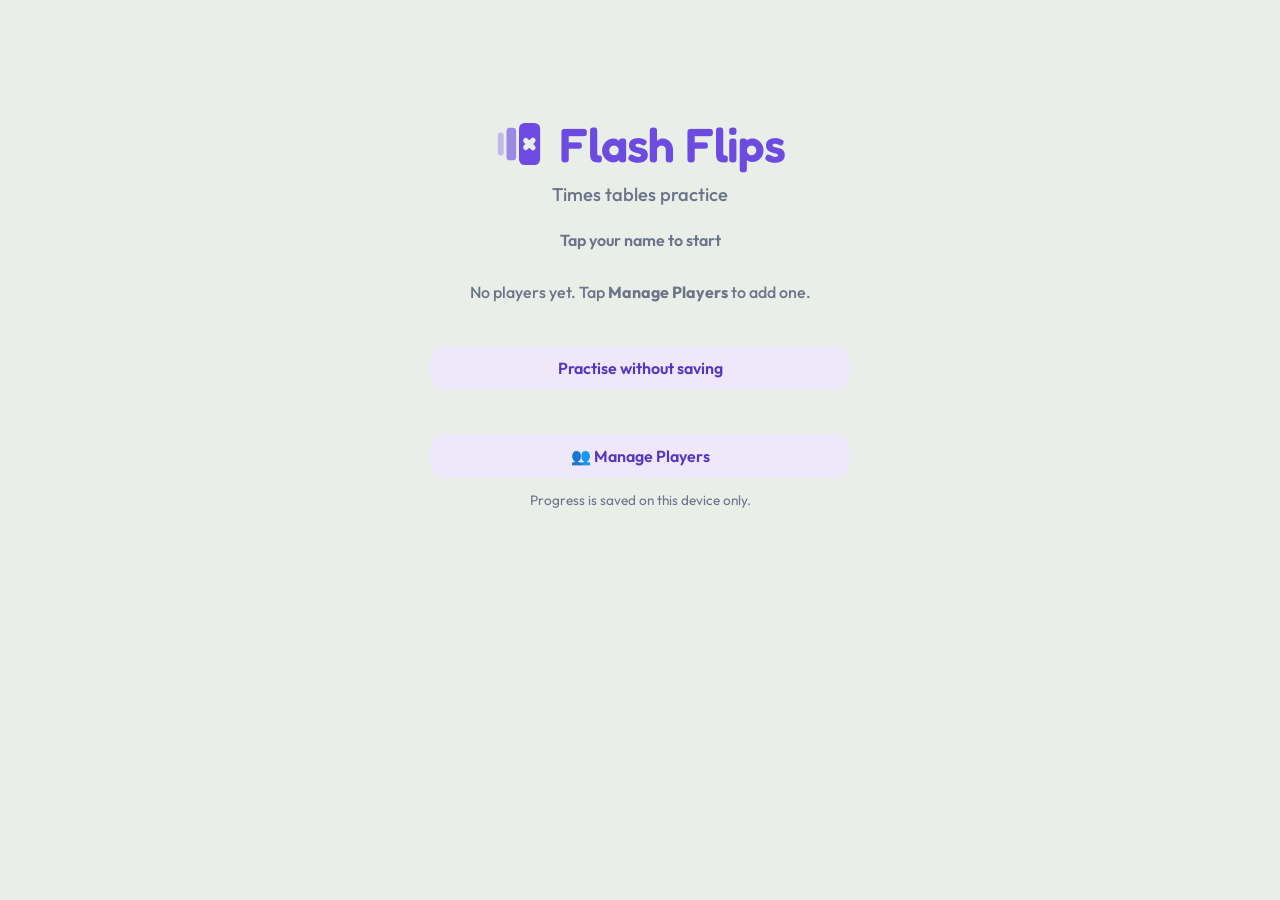
<file: index.html>
<!DOCTYPE html>
<html lang="en">
<head>
  <meta charset="UTF-8" />
  <meta name="viewport" content="width=device-width, initial-scale=1.0, viewport-fit=cover" />
  <meta name="description" content="FlashFlips — times tables practice. Progress saved on this device only." />
  <title>Flash Flips</title>

  <!-- Add to Home Screen / PWA -->
  <link rel="manifest" href="manifest.json" />
  <meta name="theme-color" content="#6D4AE0" />

  <!-- iOS / iPadOS home screen -->
  <link rel="apple-touch-icon" href="apple-touch-icon.png" />
  <meta name="apple-mobile-web-app-capable" content="yes" />
  <meta name="apple-mobile-web-app-status-bar-style" content="default" />
  <meta name="apple-mobile-web-app-title" content="Flash Flips" />

  <!-- Favicon (browser tab). The reduced mark — the full one closes up at 16px. -->
  <link rel="icon" type="image/svg+xml" href="favicon.svg" />
  <link rel="icon" type="image/png" sizes="32x32" href="favicon-32.png" />
  <link rel="icon" type="image/png" sizes="16x16" href="favicon-16.png" />

  <!-- Fredoka for numerals, Outfit for UI. If the network is gone the stack
       falls back to SF Pro Rounded on iPad, which is a close match. -->
  <link rel="preconnect" href="https://fonts.googleapis.com" />
  <link rel="preconnect" href="https://fonts.gstatic.com" crossorigin />
  <link href="https://fonts.googleapis.com/css2?family=Fredoka:wght@500;600;700&family=Outfit:wght@400;500;600;700&display=swap" rel="stylesheet" />

  <!-- Asset version: bump ?v= on every styles.css / app.js change to bust caches. -->
  <link rel="stylesheet" href="styles.css?v=29" />
</head>
<body>
  <div id="app" class="app">
    <div class="bg-gradient" aria-hidden="true"></div>

    <!-- HOME: Who's playing -->
    <section id="screen-home" class="screen active" aria-label="Home">
      <header class="hero">
        <h1 class="title">
          <svg class="ff-mark" viewBox="0 0 100 100" role="img" aria-label="Flash Flips">
            <mask id="ffMarkHome">
              <rect x="50" y="6" width="44" height="88" rx="12" fill="#fff"/>
              <rect x="66" y="34" width="11" height="32" rx="5.5" fill="#000" transform="rotate(45 72 50)"/>
              <rect x="66" y="34" width="11" height="32" rx="5.5" fill="#000" transform="rotate(-45 72 50)"/>
            </mask>
            <rect x="6" y="26" width="12" height="48" rx="5" fill="currentColor" opacity="0.32"/>
            <rect x="24" y="16" width="20" height="68" rx="7" fill="currentColor" opacity="0.62"/>
            <rect width="100" height="100" fill="currentColor" mask="url(#ffMarkHome)"/>
          </svg>
          <span>Flash Flips</span>
        </h1>
        <p class="subtitle">Times tables practice</p>
      </header>
      <p class="players-label">Tap your name to start</p>
      <div id="student-grid" class="student-grid"></div>
      <p id="empty-students" class="empty-hint hidden">No players yet. Tap <strong>Manage Players</strong> to add one.</p>
      <button type="button" id="btn-quick-practise" class="btn btn-secondary btn-quick">Practise without saving</button>
      <footer class="home-footer">
        <button type="button" id="btn-manage-hold" class="btn btn-secondary btn-manage">
          <span class="btn-label"><span aria-hidden="true">👥</span> Manage Players</span>
        </button>
        <p class="privacy-note">Progress is saved on this device only.</p>
      </footer>
    </section>

    <!-- MENU -->
    <section id="screen-menu" class="screen" aria-label="Menu" hidden>
      <header class="bar">
        <button type="button" id="btn-home" class="btn btn-pill">← Home</button>
        <div class="bar-center">
          <button type="button" id="menu-playing-as" class="playing-as"></button>
        </div>
      </header>
      <main class="menu-main panel">
        <div class="menu-head">
          <h2 class="section-label">Choose your times table</h2>
          <p id="menu-mastered" class="menu-mastered hidden"></p>
        </div>
        <label class="toggle-row">
          <input type="checkbox" id="mix-tables" />
          <span id="mix-label">Mix all tables together 🎲</span>
        </label>
        <p id="assigned-hint" class="assigned-hint hidden">Pick any times table to practise.</p>

        <!-- Only ever one table at a time: see tableDueForCheck in app.js. -->
        <div id="menu-due" class="menu-due hidden">
          <svg viewBox="0 0 24 24" aria-hidden="true"><path d="M21 12a9 9 0 1 1-2.6-6.4"></path><polyline points="21 3 21 9 15 9"></polyline></svg>
          <span id="menu-due-text"></span>
        </div>

        <div id="table-grid" class="table-grid"></div>

        <!-- Challenge tables (13–20) stay hidden until the toggle is on. -->
        <div id="challenge-group" class="challenge-group hidden">
          <h3 class="section-label section-label-challenge">🔥 Challenge tables</h3>
          <div id="challenge-grid" class="table-grid"></div>
        </div>

        <div id="menu-key" class="wall-key hidden">
          <span><i class="key-swatch key-mastered"></i> Mastered</span>
          <span><i class="key-swatch key-practising"></i> Practising</span>
          <span><i class="key-swatch key-none"></i> Not started</span>
        </div>

        <label class="toggle-row toggle-challenge">
          <input type="checkbox" id="challenge-toggle" />
          <span>Challenge mode — tables up to 20×</span>
        </label>

        <button type="button" id="btn-start" class="btn btn-primary btn-large">Start Practice!</button>
        <button type="button" id="btn-wall" class="btn btn-secondary btn-wall hidden">★ My tables — times and progress</button>
        <button type="button" id="btn-mix-mastered" class="btn btn-mix hidden">
          <svg class="mix-lock" viewBox="0 0 24 24" fill="none" stroke="currentColor" stroke-width="2" stroke-linecap="round" stroke-linejoin="round" aria-hidden="true"><rect x="4" y="11" width="16" height="10" rx="2"></rect><path d="M8 11V7a4 4 0 0 1 8 0v4"></path></svg>
          <span id="mix-mastered-label">★ Mix my mastered tables</span>
        </button>
      </main>
    </section>

    <!-- GAME -->
    <section id="screen-game" class="screen screen-game" aria-label="Game" hidden>
      <header class="bar game-bar">
        <button type="button" id="btn-menu" class="btn btn-pill">← Menu</button>
        <div class="bar-center">
          <span id="challenge-chip" class="challenge-chip hidden">Challenge</span>
          <span id="game-table-label" class="game-table-label"></span>
        </div>
        <span id="streak-pill" class="streak-pill">
          <svg viewBox="0 0 24 24" aria-hidden="true"><path d="M12 2c.6 3.5-1.6 5-3 6.5C7.3 10.3 6 12 6 14.5A6 6 0 0018 15c0-3.5-2.2-5.4-3.6-7.2C13 6 12.4 4 12 2z"/></svg>
          <b id="streak-count">0</b> <span class="streak-word">in a row</span>
        </span>
      </header>

      <!-- One pip per card in this round: filled as they are answered. -->
      <div id="rail" class="rail" aria-hidden="true"></div>
      <p id="cards-left" class="cards-left"></p>

      <div class="deck-area">
        <div id="flash-card" class="flash-card" data-state="question">
          <div class="card-inner">
            <div class="card-face card-front">
              <span id="card-question" class="card-question"></span>
              <span class="card-equals">=</span>
              <span id="card-typed" class="card-typed is-empty"></span>
            </div>
            <div class="card-face card-back">
              <span id="card-answer" class="card-answer"></span>
            </div>
          </div>
        </div>

        <!-- Two nested layers: the outer carries the sideways move, the inner
             the drop and the tip. Their easings differ, which is what bends
             the path into an arc. -->
        <div id="flying-card" class="flying hidden" aria-hidden="true">
          <div class="flying-y">
            <div class="flying-face">
              <span id="flying-answer"></span>
            </div>
          </div>
        </div>
      </div>

      <div class="play-row">
        <div class="pile pile-correct" id="pile-correct" aria-label="Correct pile">
          <div class="pile-stack" id="stack-correct"></div>
          <span class="pile-label">
            <svg viewBox="0 0 24 24" aria-hidden="true"><path d="M20 6L9 17l-5-5"/></svg>
            <span id="pile-correct-count">0</span> correct
          </span>
        </div>

        <div id="numpad" class="numpad"></div>

        <div class="pile pile-incorrect" id="pile-incorrect" aria-label="Incorrect pile">
          <div class="pile-stack" id="stack-incorrect"></div>
          <span class="pile-label">
            <svg viewBox="0 0 24 24" aria-hidden="true"><path d="M18 6L6 18M6 6l12 12"/></svg>
            <span id="pile-incorrect-count">0</span> to redo
          </span>
        </div>
      </div>
    </section>

    <!-- SUMMARY -->
    <section id="screen-summary" class="screen" aria-label="Summary" hidden>
      <main class="summary-main panel">
        <div class="summary-brand">
          <svg class="ff-mark" viewBox="0 0 100 100" role="img" aria-label="Flash Flips">
            <mask id="ffMark">
              <rect x="50" y="6" width="44" height="88" rx="12" fill="#fff"/>
              <rect x="66" y="34" width="11" height="32" rx="5.5" fill="#000" transform="rotate(45 72 50)"/>
              <rect x="66" y="34" width="11" height="32" rx="5.5" fill="#000" transform="rotate(-45 72 50)"/>
            </mask>
            <rect x="6" y="26" width="12" height="48" rx="5" fill="currentColor" opacity="0.32"/>
            <rect x="24" y="16" width="20" height="68" rx="7" fill="currentColor" opacity="0.62"/>
            <rect width="100" height="100" fill="currentColor" mask="url(#ffMark)"/>
          </svg>
          <span class="summary-wordmark">Flash Flips</span>
        </div>
        <h2 class="summary-title">Round complete!</h2>
        <p id="summary-stars" class="summary-stars"></p>
        <p id="summary-accuracy" class="summary-stat"></p>
        <p id="summary-rounds" class="summary-stat"></p>
        <p id="summary-time" class="summary-stat hidden"></p>
        <p id="summary-mastered" class="summary-mastered hidden"></p>
        <p id="summary-message" class="summary-message"></p>
        <div class="summary-actions">
          <button type="button" id="btn-play-again" class="btn btn-primary">Play again</button>
          <button type="button" id="btn-summary-menu" class="btn btn-secondary">Change table</button>
          <button type="button" id="btn-summary-wall" class="btn btn-secondary hidden">★ My tables</button>
        </div>
      </main>
    </section>

    <!-- CELEBRATION LAYER -->
    <div id="celebration" class="celebration hidden" aria-hidden="true">
      <canvas id="celebration-canvas"></canvas>
    </div>

    <!-- MASTERY WALL -->
    <dialog id="dialog-wall" class="dialog dialog-large">
      <h2 id="wall-title">My tables</h2>
      <div class="dialog-scroll">
        <p id="wall-summary" class="wall-summary"></p>

        <div id="wall-core" class="wall-grid"></div>

        <div id="wall-challenge-group" class="hidden">
          <h3 class="section-label section-label-challenge">🔥 Challenge tables</h3>
          <div id="wall-challenge" class="wall-grid"></div>
        </div>

        <div class="wall-key">
          <span><i class="key-swatch key-mastered"></i> Mastered</span>
          <span><i class="key-swatch key-practising"></i> Practising</span>
          <span><i class="key-swatch key-none"></i> Not started</span>
        </div>

        <!-- Bars comparing the tables. Height is % of cards correct AND inside
             their own allowance, so longer answers aren't penalised. -->
        <div id="wall-bars-group" class="wall-bars-group hidden">
          <h3 class="wall-bars-title">How quick are you on each table?</h3>
          <p class="wall-bars-sub">Cards you got right <em>and</em> answered quickly.</p>
          <div id="wall-bars" class="wall-bars"></div>
          <p id="wall-bars-note" class="wall-bars-note"></p>
        </div>

        <!-- Each gold table on its own versus the same facts in a mixed deck.
             Paired on the facts themselves, so it isn't measuring which cards
             the deck happened to deal. -->
        <div id="wall-mix-group" class="wall-mix-group hidden">
          <h3 class="wall-bars-title">How your gold tables hold up in a mixed deck</h3>
          <p class="wall-bars-sub">The same cards, two ways round.</p>
          <div class="mix-key">
            <span><i class="mix-dot mix-dot-solo"></i> A round of just that table</span>
            <span><i class="mix-dot mix-dot-mixed"></i> The same cards in a mixed deck</span>
          </div>
          <div id="wall-mix" class="wall-mix"></div>
          <p id="wall-mix-note" class="wall-mix-note"></p>
        </div>

        <div id="wall-detail" class="wall-detail hidden">
          <h3 id="wall-detail-title"></h3>
          <p id="wall-detail-status" class="wall-detail-status"></p>
          <div id="wall-graph" class="wall-graph"></div>

          <!-- Per-card breakdown, held back until three rounds exist. -->
          <div id="wall-facts" class="wall-facts hidden">
            <div class="fact-box fact-quick">
              <h4>You just know these</h4>
              <ul id="wall-facts-quick"></ul>
            </div>
            <div class="fact-box fact-slow">
              <h4>You work these out</h4>
              <ul id="wall-facts-slow"></ul>
            </div>
          </div>
        </div>
      </div>

      <div class="dialog-actions">
        <button type="button" class="btn btn-primary" data-close="dialog-wall">Done</button>
      </div>
    </dialog>

    <!-- TEACHER GATE -->
    <dialog id="dialog-gate" class="dialog">
      <h2>Teacher area</h2>
      <p id="gate-help" class="dialog-help"></p>
      <div id="gate-pin-wrap" class="hidden">
        <input type="password" id="gate-pin" inputmode="numeric" maxlength="6" placeholder="PIN" autocomplete="off" />
      </div>
      <div class="dialog-actions">
        <button type="button" class="btn btn-secondary" data-close="dialog-gate">Close</button>
        <button type="button" id="btn-gate-continue" class="btn btn-primary">Continue</button>
      </div>
      <button type="button" id="btn-gate-settings" class="btn-link">Teacher settings</button>
    </dialog>

    <!-- TEACHER SETTINGS -->
    <dialog id="dialog-settings" class="dialog">
      <h2>Teacher settings</h2>
      <p class="dialog-help">Optional PIN (off by default)</p>
      <label class="toggle-row">
        <input type="checkbox" id="pin-enabled" />
        <span>Require PIN for Manage Players</span>
      </label>
      <div id="pin-set-wrap" class="hidden">
        <input type="password" id="pin-new" inputmode="numeric" maxlength="6" placeholder="New PIN (4–6 digits)" />
        <input type="password" id="pin-confirm" inputmode="numeric" maxlength="6" placeholder="Confirm PIN" />
        <button type="button" id="btn-set-pin" class="btn btn-primary">Set PIN</button>
        <button type="button" id="btn-clear-pin" class="btn btn-danger-text">Disable PIN</button>
      </div>
      <button type="button" class="btn btn-secondary" data-close="dialog-settings">Done</button>
    </dialog>

    <!-- MANAGE PLAYERS -->
    <dialog id="dialog-manage" class="dialog dialog-large">
      <h2>Manage Players</h2>
      <div class="tabs">
        <button type="button" class="tab active" data-tab="students">Players</button>
        <button type="button" class="tab" data-tab="assignments">Tables</button>
      </div>
      <div class="dialog-scroll">
      <div id="tab-students" class="tab-panel">
        <ul id="manage-list" class="manage-list"></ul>
        <button type="button" id="btn-add-one" class="btn btn-secondary">Add player</button>
        <label class="bulk-label">Bulk add (paste names, one per line)</label>
        <textarea id="bulk-names" rows="4" placeholder="Amy&#10;Ben&#10;Chloe"></textarea>
        <button type="button" id="btn-bulk-add" class="btn btn-secondary">Add from list</button>
      </div>
      <div id="tab-assignments" class="tab-panel hidden">
        <ul id="assign-list" class="manage-list"></ul>
      </div>
      </div>
      <div class="dialog-actions">
        <button type="button" id="btn-export-csv" class="btn btn-secondary">Export sessions</button>
        <button type="button" id="btn-export-attempts" class="btn btn-secondary">Export card times</button>
        <button type="button" class="btn btn-primary" data-close="dialog-manage">Done</button>
      </div>
    </dialog>

    <!-- ADD / ASSIGN MODALS -->
    <dialog id="dialog-add-student" class="dialog">
      <h2>Add player</h2>
      <input type="text" id="new-student-name" placeholder="Player name" />
      <div class="dialog-actions">
        <button type="button" class="btn btn-secondary" data-close="dialog-add-student">Cancel</button>
        <button type="button" id="btn-save-student" class="btn btn-primary">Add</button>
      </div>
    </dialog>

    <dialog id="dialog-assign" class="dialog">
      <h2 id="assign-title">Assigned practice</h2>
      <label class="toggle-row">
        <input type="checkbox" id="assign-mix" />
        <span>Mix all tables together 🎲</span>
      </label>
      <div id="assign-tables-wrap">
        <p class="dialog-help">Select one table</p>
        <div id="assign-table-grid" class="table-grid compact"></div>
      </div>
      <div class="dialog-actions">
        <button type="button" class="btn btn-secondary" data-close="dialog-assign">Cancel</button>
        <button type="button" id="btn-save-assign" class="btn btn-primary">Save</button>
      </div>
    </dialog>
  </div>

  <script src="app.js?v=29"></script>
</body>
</html>
</file>
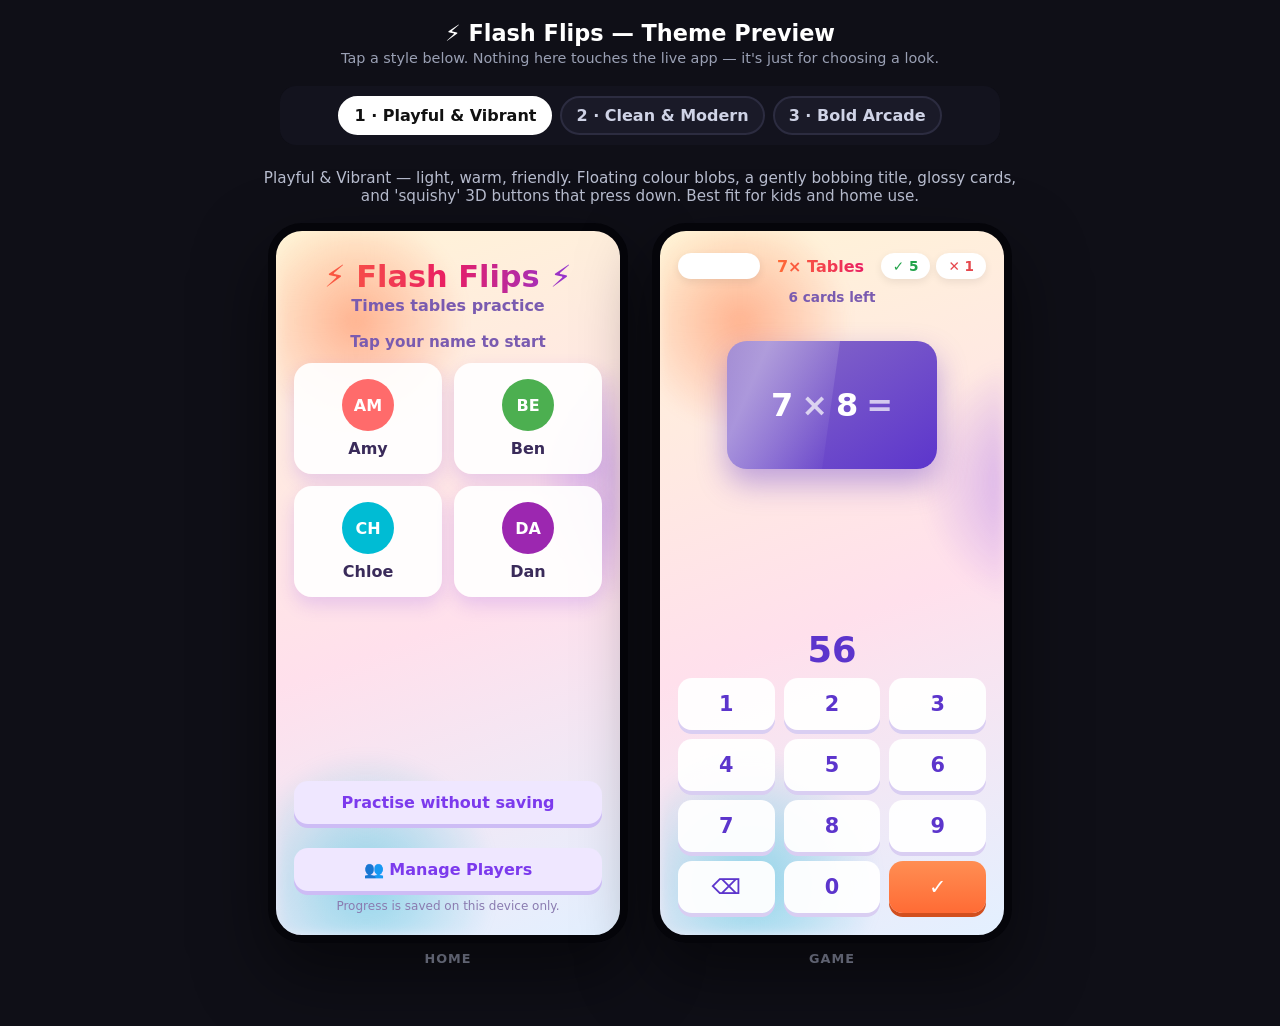
<file: theme-preview.html>
<!DOCTYPE html>
<html lang="en">
<head>
<meta charset="UTF-8" />
<meta name="viewport" content="width=device-width, initial-scale=1.0" />
<title>Flash Flips — Theme Preview</title>
<style>
  * , *::before, *::after { box-sizing: border-box; }
  html, body { margin: 0; }
  body {
    font-family: ui-rounded, "SF Pro Rounded", system-ui, -apple-system, sans-serif;
    background: #0f0f17;
    color: #fff;
    padding: 20px 12px 60px;
  }

  .page-title { text-align: center; font-weight: 900; font-size: 1.4rem; margin: 0 0 4px; }
  .page-sub { text-align: center; color: #9aa0b4; margin: 0 0 20px; font-size: 0.9rem; }

  .switcher {
    display: flex; gap: 8px; justify-content: center; flex-wrap: wrap;
    position: sticky; top: 0; z-index: 20;
    padding: 10px; margin: 0 auto 24px; max-width: 720px;
    background: rgba(20,20,32,0.85); backdrop-filter: blur(8px);
    border-radius: 16px;
  }
  .switcher button {
    font: inherit; font-weight: 800; cursor: pointer;
    border: 2px solid #2c2c40; background: #1a1a28; color: #cfd3e6;
    padding: 8px 14px; border-radius: 999px; transition: all .15s;
  }
  .switcher button.active { background: #fff; color: #111; border-color: #fff; }

  .theme-note {
    max-width: 760px; margin: 0 auto 18px; text-align: center;
    color: #b9bed0; font-size: 0.95rem; min-height: 1.4em;
  }

  .stage {
    display: flex; gap: 24px; justify-content: center; flex-wrap: wrap;
    max-width: 900px; margin: 0 auto;
  }

  /* A phone-ish frame that hosts each mock screen */
  .frame {
    width: 360px; max-width: 92vw; height: 720px; max-height: 82vh;
    border-radius: 34px; overflow: hidden; position: relative;
    box-shadow: 0 30px 70px rgba(0,0,0,0.5);
    border: 8px solid #05050a;
  }
  .frame-label {
    text-align: center; color: #8b90a6; font-size: 0.8rem; font-weight: 700;
    margin: 8px 0 0; text-transform: uppercase; letter-spacing: 0.08em;
  }
  .screen {
    position: absolute; inset: 0; display: flex; flex-direction: column;
    padding: 22px 18px; overflow: hidden;
  }

  /* ---------- shared skeleton (themes override the visuals) ---------- */
  .t-title { font-size: 1.9rem; font-weight: 900; text-align: center; margin: 6px 0 2px; }
  .t-sub { text-align: center; font-weight: 600; margin: 0 0 18px; }
  .players-label { text-align: center; font-weight: 700; margin: 0 0 12px; font-size: 0.95rem; }
  .grid { display: grid; grid-template-columns: 1fr 1fr; gap: 12px; }
  .tile { border-radius: 18px; padding: 16px 10px; text-align: center; cursor: pointer; }
  .avatar { width: 52px; height: 52px; border-radius: 50%; margin: 0 auto 8px;
            display: flex; align-items: center; justify-content: center; font-weight: 900; color:#fff; }
  .tile-name { font-weight: 800; }
  .btn { font: inherit; font-weight: 800; border: none; cursor: pointer; width: 100%;
         padding: 15px; border-radius: 16px; font-size: 1.1rem; }
  .btn-2nd { font: inherit; font-weight: 800; border: none; cursor: pointer; width: 100%;
             padding: 12px; border-radius: 14px; font-size: 1rem; }
  .spacer { flex: 1; }
  .foot { text-align: center; margin-top: 14px; }
  .foot small { display:block; margin-top: 8px; font-size: 0.75rem; }

  /* game skeleton */
  .g-bar { display: flex; align-items: center; justify-content: space-between; margin-bottom: 6px; }
  .g-pill { padding: 5px 12px; border-radius: 999px; font-weight: 800; font-size: 0.85rem; }
  .g-table { font-weight: 900; }
  .g-scores { display: flex; gap: 6px; }
  .g-left { text-align: center; font-weight: 700; font-size: 0.85rem; margin: 4px 0 10px; }
  .card {
    width: 210px; height: 128px; border-radius: 20px; margin: 6px auto 0;
    display: flex; align-items: center; justify-content: center; gap: 8px;
    font-weight: 900; font-size: 2rem; color: #fff;
  }
  .typed { text-align: center; font-size: 2.2rem; font-weight: 900; margin: 14px 0 8px; }
  .pad { display: grid; grid-template-columns: repeat(3,1fr); gap: 9px; }
  .pad button { font: inherit; font-weight: 800; border: none; cursor: pointer;
                padding: 14px 0; border-radius: 14px; font-size: 1.3rem; }

  /* =========================================================
     THEME 1 — PLAYFUL & VIBRANT
     ========================================================= */
  [data-theme="playful"] .frame { background: linear-gradient(160deg,#fff4d6 0%,#ffe0ec 55%,#e3f0ff 100%); }
  [data-theme="playful"] .screen::before {
    content:""; position:absolute; inset:0; z-index:0;
    background:
      radial-gradient(closest-side, rgba(255,107,53,.45), transparent) -30px -20px/220px 220px no-repeat,
      radial-gradient(closest-side, rgba(124,58,237,.40), transparent) 260px 120px/260px 260px no-repeat,
      radial-gradient(closest-side, rgba(6,182,212,.40), transparent) -40px 520px/260px 260px no-repeat;
    filter: blur(6px); animation: floaty 9s ease-in-out infinite alternate;
  }
  @keyframes floaty { to { transform: translateY(-14px) scale(1.05); } }
  [data-theme="playful"] .screen > * { position: relative; z-index: 1; }
  [data-theme="playful"] .t-title {
    background: linear-gradient(90deg,#ff6b35,#e91e63,#7c3aed);
    -webkit-background-clip: text; background-clip: text; color: transparent;
    animation: bob 2.2s ease-in-out infinite;
  }
  @keyframes bob { 50% { transform: translateY(-5px); } }
  [data-theme="playful"] .t-sub, [data-theme="playful"] .players-label { color:#7a5bb0; }
  [data-theme="playful"] .tile { background: rgba(255,255,255,.92); box-shadow: 0 8px 18px rgba(124,58,237,.18); transition: transform .12s; }
  [data-theme="playful"] .tile:hover { transform: translateY(-3px); }
  [data-theme="playful"] .tile-name { color:#3a2b5a; }
  /* squishy 3D buttons */
  [data-theme="playful"] .btn {
    background: linear-gradient(180deg,#ff8e53,#ff6b35); color:#fff;
    box-shadow: 0 6px 0 #d24f1e, 0 12px 22px rgba(255,107,53,.4); transition: all .08s;
  }
  [data-theme="playful"] .btn:active { transform: translateY(4px); box-shadow: 0 2px 0 #d24f1e, 0 6px 12px rgba(255,107,53,.4); }
  [data-theme="playful"] .btn-2nd { background:#efe7ff; color:#7c3aed; box-shadow: 0 4px 0 #cdbcf5; }
  [data-theme="playful"] .foot small { color:#8a7bb0; }
  [data-theme="playful"] .g-title-txt, [data-theme="playful"] .g-table {
    background: linear-gradient(90deg,#ff6b35,#e91e63); -webkit-background-clip:text; background-clip:text; color:transparent; }
  [data-theme="playful"] .g-pill { background:#fff; box-shadow:0 3px 8px rgba(0,0,0,.08); }
  [data-theme="playful"] .g-pill.ok { color:#22a34a; } [data-theme="playful"] .g-pill.no { color:#e5484d; }
  [data-theme="playful"] .g-left { color:#7a5bb0; }
  [data-theme="playful"] .card {
    background: linear-gradient(145deg,#8b6fc7,#5c35cc); box-shadow: 0 14px 30px rgba(92,53,204,.4);
    position: relative; overflow: hidden;
  }
  [data-theme="playful"] .card::after { content:""; position:absolute; top:-40%; left:-30%; width:80%; height:160%;
    background: linear-gradient(105deg, transparent, rgba(255,255,255,.35), transparent); transform: rotate(8deg); }
  [data-theme="playful"] .typed { color:#5c35cc; }
  [data-theme="playful"] .pad button { background: rgba(255,255,255,.95); color:#5c35cc; box-shadow: 0 4px 0 #d9cef2; }
  [data-theme="playful"] .pad button.sub { background: linear-gradient(180deg,#ff8e53,#ff6b35); color:#fff; box-shadow: 0 4px 0 #d24f1e; }

  /* =========================================================
     THEME 2 — CLEAN & MODERN (frosted glass)
     ========================================================= */
  [data-theme="modern"] .frame { background: linear-gradient(160deg,#eef1fb 0%,#f7f3fb 50%,#eafaf7 100%); }
  [data-theme="modern"] .screen { padding: 26px 20px; }
  [data-theme="modern"] .t-title { color:#1f2540; letter-spacing:-0.02em; font-size: 1.75rem; }
  [data-theme="modern"] .t-sub, [data-theme="modern"] .players-label { color:#77809c; font-weight: 600; }
  [data-theme="modern"] .tile {
    background: rgba(255,255,255,.6); backdrop-filter: blur(14px);
    border: 1px solid rgba(255,255,255,.8); box-shadow: 0 10px 30px rgba(40,50,90,.10);
  }
  [data-theme="modern"] .tile-name { color:#2b3252; font-weight: 700; }
  [data-theme="modern"] .avatar { box-shadow: 0 4px 12px rgba(0,0,0,.15); }
  [data-theme="modern"] .btn { background:#4f46e5; color:#fff; box-shadow: 0 10px 24px rgba(79,70,229,.32); border-radius: 14px; }
  [data-theme="modern"] .btn:active { transform: scale(.98); }
  [data-theme="modern"] .btn-2nd { background: rgba(255,255,255,.7); backdrop-filter: blur(10px);
    border: 1px solid rgba(255,255,255,.9); color:#4f46e5; }
  [data-theme="modern"] .foot small { color:#9aa1ba; }
  [data-theme="modern"] .g-table, [data-theme="modern"] .g-title-txt { color:#1f2540; }
  [data-theme="modern"] .g-pill { background: rgba(255,255,255,.7); backdrop-filter: blur(8px); border:1px solid rgba(255,255,255,.9); }
  [data-theme="modern"] .g-pill.ok { color:#0ea371; } [data-theme="modern"] .g-pill.no { color:#e5484d; }
  [data-theme="modern"] .g-left { color:#77809c; }
  [data-theme="modern"] .card { background:#fff; color:#1f2540; box-shadow: 0 18px 40px rgba(40,50,90,.14); border: 1px solid #eef0f7; }
  [data-theme="modern"] .card .num { color:#4f46e5; }
  [data-theme="modern"] .typed { color:#4f46e5; }
  [data-theme="modern"] .pad button { background: rgba(255,255,255,.7); backdrop-filter: blur(8px);
    border:1px solid rgba(255,255,255,.9); color:#2b3252; }
  [data-theme="modern"] .pad button.sub { background:#4f46e5; color:#fff; border-color:#4f46e5; }

  /* =========================================================
     THEME 3 — BOLD ARCADE / NEON
     ========================================================= */
  [data-theme="arcade"] .frame { background: radial-gradient(120% 90% at 50% 0%, #1b1145 0%, #0a0a1a 60%, #05050d 100%); }
  [data-theme="arcade"] .screen::before {
    content:""; position:absolute; inset:0;
    background:
      radial-gradient(closest-side, rgba(0,229,255,.22), transparent) -20px 40px/240px 240px no-repeat,
      radial-gradient(closest-side, rgba(255,0,153,.22), transparent) 240px 260px/260px 260px no-repeat,
      radial-gradient(closest-side, rgba(179,255,0,.16), transparent) 40px 560px/240px 240px no-repeat;
  }
  [data-theme="arcade"] .screen > * { position: relative; z-index: 1; }
  [data-theme="arcade"] .t-title {
    color:#fff; text-shadow: 0 0 8px #00e5ff, 0 0 20px #00e5ff, 0 0 40px rgba(0,229,255,.6); letter-spacing: 0.02em;
  }
  [data-theme="arcade"] .t-sub { color:#7ef0ff; }
  [data-theme="arcade"] .players-label { color:#9aa0c9; }
  [data-theme="arcade"] .tile { background: rgba(20,20,45,.7); border: 1.5px solid rgba(0,229,255,.35);
    box-shadow: 0 0 18px rgba(0,229,255,.15) inset, 0 8px 20px rgba(0,0,0,.5); }
  [data-theme="arcade"] .tile-name { color:#e8ebff; }
  [data-theme="arcade"] .btn { background: linear-gradient(180deg,#ff2e97,#ff0099); color:#fff;
    box-shadow: 0 0 14px rgba(255,0,153,.7), 0 0 30px rgba(255,0,153,.4); border: 1.5px solid #ff7bc3; }
  [data-theme="arcade"] .btn:active { transform: scale(.98); }
  [data-theme="arcade"] .btn-2nd { background: transparent; color:#00e5ff; border: 2px solid #00e5ff;
    box-shadow: 0 0 12px rgba(0,229,255,.4); }
  [data-theme="arcade"] .foot small { color:#6b7099; }
  [data-theme="arcade"] .g-table, [data-theme="arcade"] .g-title-txt { color:#fff; text-shadow: 0 0 10px #ff0099; }
  [data-theme="arcade"] .g-pill { background: rgba(20,20,45,.8); border:1px solid rgba(255,255,255,.15); }
  [data-theme="arcade"] .g-pill.ok { color:#b3ff00; } [data-theme="arcade"] .g-pill.no { color:#ff5470; }
  [data-theme="arcade"] .g-left { color:#9aa0c9; }
  [data-theme="arcade"] .card { background: linear-gradient(160deg,#241a5e,#140d33); color:#fff;
    border: 2px solid #7c3aed; box-shadow: 0 0 22px rgba(124,58,237,.7), 0 0 44px rgba(124,58,237,.35); }
  [data-theme="arcade"] .card .num { color:#00e5ff; text-shadow: 0 0 12px #00e5ff; }
  [data-theme="arcade"] .typed { color:#00e5ff; text-shadow: 0 0 12px rgba(0,229,255,.7); }
  [data-theme="arcade"] .pad button { background: rgba(20,20,45,.85); color:#e8ebff; border:1.5px solid rgba(0,229,255,.3); }
  [data-theme="arcade"] .pad button.sub { background: linear-gradient(180deg,#b3ff00,#8bd400); color:#0a0a1a;
    box-shadow: 0 0 14px rgba(179,255,0,.6); border-color:#d8ff7a; }
</style>
</head>
<body>
  <h1 class="page-title">⚡ Flash Flips — Theme Preview</h1>
  <p class="page-sub">Tap a style below. Nothing here touches the live app — it's just for choosing a look.</p>

  <div class="switcher">
    <button data-set="playful" class="active">1 · Playful &amp; Vibrant</button>
    <button data-set="modern">2 · Clean &amp; Modern</button>
    <button data-set="arcade">3 · Bold Arcade</button>
  </div>
  <p class="theme-note" id="note"></p>

  <div class="stage" id="stage" data-theme="playful">
    <!-- HOME MOCK -->
    <div>
      <div class="frame">
        <div class="screen">
          <h2 class="t-title">⚡ Flash Flips ⚡</h2>
          <p class="t-sub">Times tables practice</p>
          <p class="players-label">Tap your name to start</p>
          <div class="grid">
            <div class="tile"><div class="avatar" style="background:#FF6B6B">AM</div><div class="tile-name">Amy</div></div>
            <div class="tile"><div class="avatar" style="background:#4CAF50">BE</div><div class="tile-name">Ben</div></div>
            <div class="tile"><div class="avatar" style="background:#00BCD4">CH</div><div class="tile-name">Chloe</div></div>
            <div class="tile"><div class="avatar" style="background:#9C27B0">DA</div><div class="tile-name">Dan</div></div>
          </div>
          <div class="spacer"></div>
          <button class="btn-2nd">Practise without saving</button>
          <div class="foot">
            <div style="height:10px"></div>
            <button class="btn-2nd">👥 Manage Players</button>
            <small>Progress is saved on this device only.</small>
          </div>
        </div>
      </div>
      <p class="frame-label">Home</p>
    </div>

    <!-- GAME MOCK -->
    <div>
      <div class="frame">
        <div class="screen">
          <div class="g-bar">
            <span class="g-pill g-title-txt">← Menu</span>
            <span class="g-table">7× Tables</span>
            <span class="g-scores"><span class="g-pill ok">✓ 5</span><span class="g-pill no">✕ 1</span></span>
          </div>
          <p class="g-left">6 cards left</p>
          <div class="spacer" style="max-height:20px"></div>
          <div class="card"><span>7</span><span style="opacity:.7">×</span><span>8</span><span style="opacity:.7">=</span></div>
          <div class="spacer"></div>
          <p class="typed">56</p>
          <div class="pad">
            <button>1</button><button>2</button><button>3</button>
            <button>4</button><button>5</button><button>6</button>
            <button>7</button><button>8</button><button>9</button>
            <button>⌫</button><button>0</button><button class="sub">✓</button>
          </div>
        </div>
      </div>
      <p class="frame-label">Game</p>
    </div>
  </div>

<script>
  const notes = {
    playful: "Playful & Vibrant — light, warm, friendly. Floating colour blobs, a gently bobbing title, glossy cards, and 'squishy' 3D buttons that press down. Best fit for kids and home use.",
    modern: "Clean & Modern — calm frosted-glass panels, refined type, lots of whitespace, a single indigo accent. Looks premium and grown-up.",
    arcade: "Bold Arcade — dark background with neon cyan / magenta / lime glow, glowing chunky buttons and cards. Highest energy, most 'video game' feel."
  };
  const stage = document.getElementById('stage');
  const note = document.getElementById('note');
  const setTheme = (t) => {
    stage.dataset.theme = t;
    note.textContent = notes[t];
    document.querySelectorAll('.switcher button').forEach(b =>
      b.classList.toggle('active', b.dataset.set === t));
  };
  document.querySelectorAll('.switcher button').forEach(b =>
    b.addEventListener('click', () => setTheme(b.dataset.set)));
  setTheme('playful');
</script>
</body>
</html>
</file>
<file: styles.css>
/* ============================================================
   FlashFlips
   Core mode: sage ground, violet card.
   Challenge mode (tables 13–20): night ground, teal card — a full
   second palette, not a recolour, because the greens and reds have
   to lift to stay legible on dark.
   ============================================================ */

:root {
  /* Core */
  --ground: #e9eee8;
  --ink: #1d2033;
  --muted: #6b7488;
  --muted-soft: #8d95a6;
  --panel: rgba(255, 255, 255, 0.86);
  --raised: #ffffff;
  --raised-soft: rgba(255, 255, 255, 0.6);
  --sunk: rgba(29, 32, 51, 0.13);
  --key-shadow: rgba(29, 32, 51, 0.14);

  --accent: #6d4ae0;
  --accent-deep: #5535c4;
  --accent-tint: #ede9fb;
  --accent-line: #c9bcf4;

  --correct: #15a34a;
  --correct-deep: #0f7f39;
  --correct-ink: #ffffff;
  --wrong: #dc2626;
  --wrong-deep: #b3211b;
  --wrong-ink: #ffffff;

  --amber-bg: #ffefd8;
  --amber-fg: #8a4e05;
  --amber-icon: #d97706;

  --gold: #eab308;
  --gold-deep: #a16207;
  --amber: #f59e0b;
  --amber-ink: #b45309;

  --card-w: min(470px, 46vw);
  --card-h: calc(var(--card-w) * 0.592);
  --pile-w: calc(var(--card-w) * 0.426);
  --pile-h: calc(var(--pile-w) * 0.63);
  --radius: 16px;

  --display: 'Fredoka', ui-rounded, 'SF Pro Rounded', system-ui, sans-serif;
  --body: 'Outfit', ui-rounded, system-ui, -apple-system, sans-serif;
  font-family: var(--body);
}

/* Challenge mode while a 13–20 table is actually being played. */
body.playing-challenge {
  --ground: #23203c;
  --ink: #efebff;
  --muted: #8d86b4;
  --muted-soft: #6f6796;
  --panel: rgba(50, 45, 82, 0.86);
  --raised: #322d52;
  --raised-soft: #2a2548;
  --sunk: #35305a;
  --key-shadow: #1b1832;

  --accent: #0ea5a0;
  --accent-deep: #0b7d79;
  --accent-tint: #2a2548;
  --accent-line: #35305a;

  --correct: #22c55e;
  --correct-deep: #16803c;
  --correct-ink: #04240f;
  --wrong: #f87171;
  --wrong-deep: #b3211b;
  --wrong-ink: #3b0a08;

  --amber-bg: #3a2f1e;
  --amber-fg: #fcd34d;
  --amber-icon: #fbbf24;
}

*, *::before, *::after { box-sizing: border-box; }
html, body { margin: 0; height: 100%; }
body {
  color: var(--ink);
  background: var(--ground);
  overflow-x: hidden;
  -webkit-tap-highlight-color: transparent;
  transition: background 260ms ease, color 260ms ease;
}

.app { min-height: 100dvh; position: relative; }

.bg-gradient {
  position: fixed;
  inset: 0;
  background: var(--ground);
  transition: background 260ms ease;
  z-index: -1;
}

.screen {
  display: none;
  flex-direction: column;
  min-height: 100dvh;
  padding: 16px;
  padding-top: max(16px, env(safe-area-inset-top));
  padding-bottom: max(16px, env(safe-area-inset-bottom));
  padding-left: max(16px, env(safe-area-inset-left));
  padding-right: max(16px, env(safe-area-inset-right));
}
.screen.active { display: flex; }
.hidden { display: none !important; }

/* ---------- Brand mark ---------- */
.ff-mark { width: 1em; height: 1em; display: block; flex-shrink: 0; }

/* ---------- Home ---------- */
/* The menu panel floats in the middle rather than clinging to the top —
   on a landscape iPad that was a screen and a half of empty ground.   */
/* Bar stays in flow at the top; the panel takes the leftover space and
   floats in the middle of it. On a landscape iPad the old top-anchored
   panel left a screen and a half of empty ground below it. */
#screen-menu { justify-content: flex-start; }
/* Wider than a standard panel: the tiles now carry mastery state and a
   mark, so they need the room the screen already had going spare. */
#screen-menu .menu-main {
  margin-top: auto;
  margin-bottom: auto;
  max-width: 800px;
}
#screen-home { justify-content: flex-start; }
#screen-home .hero { margin-top: clamp(20px, 11vh, 110px); }
#screen-home .home-footer { margin-top: 1.25rem; }

.title {
  display: flex;
  align-items: center;
  justify-content: center;
  gap: 0.34em;
  font-family: var(--display);
  font-size: clamp(2rem, 5vw, 3rem);
  font-weight: 600;
  letter-spacing: -0.02em;
  color: var(--accent);
  margin: 0;
}
.subtitle {
  text-align: center;
  font-size: 1.15rem;
  font-weight: 500;
  color: var(--muted);
  margin: 0.6rem 0 1.5rem;
}
.players-label {
  text-align: center;
  font-size: 1rem;
  font-weight: 600;
  color: var(--muted);
  margin: 0 0 1rem;
}
.privacy-note { font-size: 0.85rem; color: var(--muted); }
.home-footer { text-align: center; margin-top: auto; padding-top: 1.5rem; }
.empty-hint { text-align: center; color: var(--muted); font-weight: 500; }

/* ---------- Buttons ---------- */
.btn {
  font: inherit;
  font-weight: 600;
  border: none;
  border-radius: var(--radius);
  cursor: pointer;
  padding: 0.75rem 1.25rem;
  transition: transform 0.1s, opacity 0.15s;
}
.btn:active { transform: scale(0.97); }
.btn-primary {
  background: var(--accent);
  color: #fff;
  box-shadow: 0 6px 16px rgba(109, 74, 224, 0.3);
}
.btn-secondary { background: var(--accent-tint); color: var(--accent-deep); }
.btn-large {
  width: 100%;
  font-family: var(--display);
  font-size: 1.35rem;
  font-weight: 600;
  padding: 1rem;
  margin-top: 1rem;
}
.btn-pill {
  display: inline-flex;
  align-items: center;
  gap: 0.4rem;
  background: var(--raised-soft);
  color: var(--ink);
  padding: 0.6rem 1.1rem;
  border-radius: 999px;
  font-size: 0.95rem;
  font-weight: 600;
}
.btn-link {
  background: none; border: none; color: var(--accent);
  font-weight: 600; cursor: pointer; margin-top: 0.75rem;
}
.btn-danger-text {
  color: var(--wrong); background: none; border: none;
  font-weight: 600; cursor: pointer;
}
.btn-manage, .btn-quick {
  display: block;
  width: min(100%, 420px);
  margin: 0 auto;
}
.btn-quick { margin-top: 1.75rem; }
.btn-wall { width: 100%; margin-top: 0.75rem; }

/* ---------- Player cards ---------- */
/* Wrapping flex rather than a grid: a class of 28 fills the rows the same
   way, but one player sits centred instead of stranded in column one.   */
.student-grid {
  display: flex;
  flex-wrap: wrap;
  justify-content: center;
  gap: 1rem;
  max-width: 900px;
  margin: 0 auto;
  width: 100%;
}
.student-card {
  flex: 0 0 150px;
  background: var(--panel);
  border: none;
  border-radius: 20px;
  padding: 1.25rem 1rem;
  cursor: pointer;
  box-shadow: 0 4px 14px rgba(29, 32, 51, 0.08);
  text-align: center;
  font: inherit;
  color: var(--ink);
}
.student-card:hover { transform: translateY(-2px); }
.student-avatar {
  width: 56px; height: 56px; border-radius: 50%;
  margin: 0 auto 0.5rem;
  display: flex; align-items: center; justify-content: center;
  color: #fff;
  font-family: var(--display);
  font-weight: 600;
  font-size: 1.1rem;
}
.student-name { font-weight: 600; font-size: 1rem; }

/* ---------- Panels and bars ---------- */
.panel {
  background: var(--panel);
  border-radius: 24px;
  padding: 1.5rem;
  max-width: 720px;
  margin: 0 auto;
  width: 100%;
  box-shadow: 0 8px 24px rgba(29, 32, 51, 0.07);
}
.bar {
  display: flex;
  align-items: center;
  gap: 0.5rem;
  max-width: 1120px;
  margin: 0 auto 0.5rem;
  width: 100%;
  position: relative;
}
/* Centred on the bar itself, not on the space left over beside the
   button — otherwise a bar with nothing on its right sits off-centre. */
.bar-center {
  position: absolute;
  left: 50%;
  transform: translateX(-50%);
  display: flex;
  align-items: center;
  justify-content: center;
  gap: 0.6rem;
  white-space: nowrap;
  pointer-events: none;
}
/* Tappable: "Playing as Dave" is where you look to switch player, so it
   is the second route back to the name list alongside ← Home. */
.playing-as {
  font: inherit;
  font-weight: 600;
  color: var(--accent-deep);
  background: none;
  border: none;
  padding: 0.3rem 0.7rem;
  border-radius: 999px;
  cursor: pointer;
  pointer-events: auto;
}
.playing-as:hover { background: var(--raised-soft); }
.playing-as:empty { display: none; }

.section-label {
  font-family: var(--display);
  color: var(--accent-deep);
  font-size: 1.1rem;
  font-weight: 600;
  margin: 0 0 0.75rem;
}
.section-label-challenge { color: #0f766e; font-size: 1rem; margin: 0.75rem 0 0.5rem; }

/* ---------- Table grids ---------- */
.table-grid {
  display: grid;
  grid-template-columns: repeat(6, 1fr);
  gap: 0.6rem;
  margin: 1rem 0;
}
/* 13–20 in a single row of eight: with challenge mode on, a second row of
   squares pushed Start Practice off the bottom of a landscape iPad. */
#challenge-grid { grid-template-columns: repeat(8, 1fr); gap: 0.45rem; }
@media (max-width: 560px) {
  .table-grid { grid-template-columns: repeat(4, 1fr); }
  #challenge-grid { grid-template-columns: repeat(4, 1fr); }
}
.table-grid.compact { grid-template-columns: repeat(auto-fit, minmax(54px, 1fr)); }
.table-btn {
  position: relative;
  aspect-ratio: 1;
  border: 2px solid var(--accent-line);
  border-radius: 16px;
  background: var(--accent-tint);
  color: var(--accent-deep);
  font-family: var(--display);
  font-weight: 600;
  font-size: clamp(1.1rem, 2.4vw, 1.5rem);
  cursor: pointer;
  display: flex;
  flex-direction: column;
  align-items: center;
  justify-content: center;
  gap: 0.28rem;
  transition: transform 0.12s ease;
}
.table-btn:active { transform: scale(0.95); }
.table-btn .wall-mark { font-size: 0.8em; line-height: 1; }
/* Reserves the mark's row so tiles don't jump height between states. */
.table-btn .wall-pips { min-height: 9px; }

.table-btn.challenge {
  border-color: #cfe9e5;
  background: #eefaf8;
  color: #0f5f59;
}

/* Mastery state paints the fill; selection is a ring and a tick, so the
   two never compete for the same pixels. Declared after .challenge so a
   mastered 17× goes gold rather than staying teal. */
.table-btn.state-none { background: var(--accent-tint); border-color: var(--accent-line); }
.table-btn.challenge.state-none { background: #eefaf8; border-color: #cfe9e5; color: #0f5f59; }
.table-btn.state-practising {
  background: #fff;
  border-color: var(--amber);
  border-width: 3px;
  color: var(--amber-ink);
}
.table-btn.state-mastered {
  background: var(--gold);
  border-color: var(--gold-deep);
  color: #4a3106;
  box-shadow: 0 3px 10px rgba(234, 179, 8, 0.35);
}

.table-btn.selected {
  background: var(--accent);
  color: #fff;
  border-color: transparent;
}
.table-btn.selected::after {
  content: "";
  position: absolute;
  inset: -6px;
  border-radius: 21px;
  border: 3px solid var(--accent);
  pointer-events: none;
}
/* A mastered or practising table keeps its own colour when picked; the
   ring alone says "this is the one". */
.table-btn.selected.state-mastered {
  background: var(--gold);
  color: #4a3106;
  border-color: var(--gold-deep);
}
.table-btn.selected.state-practising {
  background: #fff;
  color: var(--amber-ink);
  border-color: var(--amber);
}

.table-btn:disabled { opacity: 0.5; cursor: not-allowed; }
.table-btn.challenge.selected:not(.state-mastered):not(.state-practising) {
  background: #0f766e; color: #fff; border-color: transparent;
}
.table-btn.challenge.selected::after { border-color: #0f766e; }

/* ---------- Due for a check ---------- */
.menu-due {
  display: flex;
  align-items: center;
  gap: 0.55rem;
  padding: 0.6rem 0.8rem;
  margin-bottom: 0.2rem;
  border-radius: 13px;
  background: #FFF8EC;
  border: 2px solid #F3E4CB;
  color: #8A4E05;
  font-size: 0.86rem;
  font-weight: 600;
}
.menu-due svg {
  width: 17px; height: 17px; flex-shrink: 0;
  fill: none; stroke: var(--amber-ink); stroke-width: 2.2;
  stroke-linecap: round; stroke-linejoin: round;
}
body.playing-challenge .menu-due {
  background: var(--amber-bg); border-color: #4a3b22; color: var(--amber-fg);
}

/* A badge beside the star, not a change to the tile — the child has not lost
   the table, they are only being asked to show it again. */
.due-badge {
  position: absolute;
  top: -7px;
  right: -7px;
  width: 23px;
  height: 23px;
  border-radius: 50%;
  background: #fff;
  border: 2px solid var(--amber-ink);
  color: var(--amber-ink);
  display: flex;
  align-items: center;
  justify-content: center;
}
.due-badge svg { width: 12px; height: 12px; display: block; }
/* Above the selection ring, which is a pseudo-element and would otherwise
   paint over the badge when the due table is also the chosen one. */
.due-badge { z-index: 3; }
.table-btn.selected::after { z-index: 1; }
.wall-tile .due-badge { width: 19px; height: 19px; top: -6px; right: -6px; }
.wall-tile .due-badge svg { width: 10px; height: 10px; }

.menu-head {
  display: flex;
  align-items: baseline;
  justify-content: space-between;
  gap: 0.75rem;
  flex-wrap: wrap;
}
.menu-mastered {
  margin: 0;
  font-family: var(--display);
  font-weight: 600;
  font-size: 0.95rem;
  color: var(--gold-deep);
}

.toggle-row {
  display: flex;
  align-items: center;
  gap: 0.55rem;
  font-weight: 500;
  margin: 0.5rem 0;
}
.toggle-challenge {
  margin-top: 1rem;
  padding: 0.8rem 0.95rem;
  border-radius: 14px;
  background: #eefaf8;
  border: 2px solid #d7f2ee;
  color: #0f5f59;
  font-weight: 600;
}
.toggle-challenge input { accent-color: #0f766e; }
.challenge-group { margin-top: 0.5rem; }
.assigned-hint { font-size: 0.85rem; color: var(--muted); font-weight: 600; }

/* ============================================================
   GAME
   ============================================================ */
.screen-game { padding: 12px 20px 20px; }
.game-bar { flex-wrap: nowrap; }

.game-table-label {
  font-family: var(--display);
  font-weight: 600;
  font-size: 1.5rem;
  letter-spacing: -0.01em;
  color: var(--accent);
}
.challenge-chip {
  display: inline-flex;
  align-items: center;
  background: var(--accent);
  color: var(--correct-ink);
  font-size: 0.72rem;
  font-weight: 700;
  letter-spacing: 0.08em;
  text-transform: uppercase;
  padding: 0.3rem 0.6rem;
  border-radius: 7px;
}

.streak-pill {
  display: inline-flex;
  align-items: center;
  gap: 0.45rem;
  background: var(--amber-bg);
  color: var(--amber-fg);
  padding: 0.5rem 1rem;
  border-radius: 999px;
  font-size: 0.88rem;
  font-weight: 600;
  white-space: nowrap;
}
.streak-pill svg { width: 16px; height: 16px; fill: var(--amber-icon); }
.streak-pill b { font-family: var(--display); font-size: 1.05rem; font-weight: 600; }
.streak-pill.is-zero { opacity: 0.45; }

/* ---------- Progress rail: one pip per card ---------- */
.rail {
  display: flex;
  gap: 6px;
  max-width: 1120px;
  width: 100%;
  margin: 14px auto 0;
}
.rail i {
  flex-grow: 1;
  height: 11px;
  border-radius: 6px;
  background: var(--sunk);
  transition: background 220ms ease;
}
.rail i.is-correct { background: var(--correct); }
.rail i.is-wrong { background: var(--wrong); }
.rail i.is-current { background: var(--accent); }

.cards-left {
  max-width: 1120px;
  width: 100%;
  margin: 8px auto 0;
  font-size: 0.85rem;
  font-weight: 600;
  color: var(--muted);
}

/* ---------- Deck ---------- */
.deck-area {
  position: relative;
  flex-grow: 1;
  display: flex;
  align-items: center;
  justify-content: center;
  min-height: calc(var(--card-h) + 20px);
}

.flash-card {
  width: var(--card-w);
  height: var(--card-h);
  perspective: 1100px;
}
.card-inner {
  width: 100%;
  height: 100%;
  position: relative;
  transform-style: preserve-3d;
  transition: transform 0.42s cubic-bezier(0.4, 0.2, 0.2, 1);
  border-radius: 30px;
}
.flash-card[data-state="answer"] .card-inner { transform: rotateY(180deg); }

.card-face {
  position: absolute;
  inset: 0;
  backface-visibility: hidden;
  -webkit-backface-visibility: hidden;
  border-radius: 30px;
  display: flex;
  align-items: center;
  justify-content: center;
  gap: clamp(6px, 1.1vw, 16px);
  padding: 0 clamp(12px, 2vw, 26px);
}
.card-front {
  background: var(--accent);
  color: #fff;
  box-shadow: 0 18px 44px rgba(29, 32, 51, 0.24);
}
.card-back {
  background: var(--correct);
  color: var(--correct-ink);
  transform: rotateY(180deg);
  box-shadow: 0 20px 48px rgba(21, 163, 74, 0.3);
}
.flash-card.incorrect .card-back {
  background: var(--wrong);
  color: var(--wrong-ink);
  box-shadow: 0 20px 48px rgba(220, 38, 38, 0.3);
}

/* Sized so the widest case still fits on one line: "17 × 17" alongside a
   three-digit answer slot. Anything bigger and the question wraps. */
.card-question {
  font-family: var(--display);
  font-size: clamp(1.7rem, 5.2vw, 4rem);
  font-weight: 600;
  letter-spacing: -0.02em;
  white-space: nowrap;
}
.card-equals {
  font-family: var(--display);
  font-size: clamp(1.2rem, 3.6vw, 2.8rem);
  font-weight: 500;
  opacity: 0.6;
}
/* The typed answer lands on the card, right after the equals, instead of
   floating in its own row below it. */
.card-typed {
  font-family: var(--display);
  font-size: clamp(1.7rem, 5.2vw, 4rem);
  font-weight: 600;
  letter-spacing: -0.02em;
  white-space: nowrap;
  min-width: 1.3em;
  text-align: center;
  border-bottom: 5px solid rgba(255, 255, 255, 0.42);
  line-height: 1.1;
}
.card-typed.is-empty {
  background: rgba(255, 255, 255, 0.15);
  border: 3px dashed rgba(255, 255, 255, 0.4);
  border-radius: 16px;
  min-width: 1.5em;
  min-height: 1.4em;
}
.card-answer {
  font-family: var(--display);
  font-size: clamp(3rem, 12vw, 7rem);
  font-weight: 600;
  letter-spacing: -0.03em;
}

/* ---------- The arc ----------
   Two nested layers. The outer runs the horizontal move on an ordinary
   ease; the inner runs the vertical on a curve whose first control point
   is negative, so the card rises before it falls. The disagreement
   between the two is the arc. No motion path, no keyframes.            */
.flying {
  position: absolute;
  top: 50%;
  left: 50%;
  width: var(--card-w);
  height: var(--card-h);
  margin-left: calc(var(--card-w) / -2);
  margin-top: calc(var(--card-h) / -2);
  z-index: 50;
  pointer-events: none;
}
.flying-y, .flying-face { width: 100%; height: 100%; }
.flying-face {
  border-radius: 30px;
  border: 4px solid var(--ground);
  background: var(--correct);
  color: var(--correct-ink);
  display: flex;
  align-items: center;
  justify-content: center;
  box-shadow: 0 22px 48px rgba(21, 163, 74, 0.34);
}
.flying.incorrect .flying-face {
  background: var(--wrong);
  color: var(--wrong-ink);
  box-shadow: 0 22px 48px rgba(220, 38, 38, 0.34);
}
.flying-face span {
  font-family: var(--display);
  font-size: clamp(3rem, 12vw, 7rem);
  font-weight: 600;
  letter-spacing: -0.03em;
}

/* ---------- Play row: piles flanking the pad ---------- */
.play-row {
  display: grid;
  grid-template-columns: 1fr auto 1fr;
  /* Centred against the pad, not bottom-aligned: the count labels were
     landing within a few pixels of the safe-area edge on an 11" iPad. */
  align-items: center;
  justify-items: center;
  gap: 1rem;
  max-width: 1120px;
  width: 100%;
  margin: 0 auto;
}

.pile { display: flex; flex-direction: column; align-items: center; gap: 0.7rem; }
.pile-stack {
  width: var(--pile-w);
  height: var(--pile-h);
  position: relative;
  border-radius: 18px;
}
/* An empty pile shows where cards will land, so the space reads as
   reserved rather than missing. */
.pile-stack::before {
  content: "";
  position: absolute;
  inset: 0;
  border-radius: 18px;
  border: 3px dashed var(--sunk);
  opacity: 1;
  transition: opacity 200ms ease;
}
.pile-stack.has-cards::before { opacity: 0; }
.pile-stack .mini-card {
  position: absolute;
  inset: 0;
  border-radius: 18px;
  border: 4px solid var(--ground);
  display: flex;
  align-items: center;
  justify-content: center;
  font-family: var(--display);
  font-weight: 600;
  font-size: clamp(1.5rem, 4.6vw, 3.3rem);
  box-shadow: 0 4px 12px rgba(29, 32, 51, 0.16);
}
.pile-correct .mini-card { background: var(--correct); color: var(--correct-ink); }
.pile-incorrect .mini-card { background: var(--wrong); color: var(--wrong-ink); }

.pile-label {
  display: inline-flex;
  align-items: center;
  gap: 0.4rem;
  font-size: 0.92rem;
  font-weight: 600;
}
.pile-label svg {
  width: 16px; height: 16px;
  fill: none; stroke-width: 3.2;
  stroke-linecap: round; stroke-linejoin: round;
}
.pile-correct .pile-label { color: var(--correct-deep); }
.pile-correct .pile-label svg { stroke: var(--correct-deep); }
.pile-incorrect .pile-label { color: var(--wrong-deep); }
.pile-incorrect .pile-label svg { stroke: var(--wrong-deep); }
body.playing-challenge .pile-correct .pile-label { color: var(--correct); }
body.playing-challenge .pile-correct .pile-label svg { stroke: var(--correct); }
body.playing-challenge .pile-incorrect .pile-label { color: var(--wrong); }
body.playing-challenge .pile-incorrect .pile-label svg { stroke: var(--wrong); }

/* ---------- Numpad ---------- */
.numpad {
  display: grid;
  grid-template-columns: repeat(3, 1fr);
  gap: 11px;
  width: min(358px, 32vw);
  min-width: 260px;
}
.numpad button {
  font-family: var(--display);
  font-size: clamp(1.2rem, 2.4vw, 1.85rem);
  font-weight: 600;
  height: clamp(54px, 8.4vh, 76px);
  border: none;
  border-radius: 18px;
  background: var(--raised);
  color: var(--ink);
  box-shadow: 0 3px 0 var(--key-shadow);
  cursor: pointer;
  display: flex;
  align-items: center;
  justify-content: center;
  transition: transform 80ms ease, box-shadow 80ms ease;
}
.numpad button:active { transform: translateY(2px); box-shadow: 0 1px 0 var(--key-shadow); }
.numpad button.pad-del { background: var(--raised-soft); color: var(--muted); }
.numpad button.pad-submit {
  background: var(--correct);
  color: var(--correct-ink);
  box-shadow: 0 3px 0 var(--correct-deep);
  font-size: clamp(1.4rem, 2.8vw, 2.1rem);
}

.flash-overlay {
  position: fixed;
  inset: 0;
  pointer-events: none;
  z-index: 40;
  opacity: 0;
  transition: opacity 0.15s;
}
.flash-overlay.show-correct { background: rgba(21, 163, 74, 0.1); opacity: 1; }
.flash-overlay.show-wrong { background: rgba(220, 38, 38, 0.1); opacity: 1; }

/* ---------- Celebration ---------- */
/* Sits behind the summary panel, not over it — the stars fill the
   space around the card rather than washing out the numbers on it.
   The native <dialog> top layer clears it either way.              */
.celebration { position: fixed; inset: 0; z-index: 1; pointer-events: none; }
.celebration canvas { width: 100%; height: 100%; display: block; }

/* ============================================================
   SUMMARY
   ============================================================ */
.summary-main { text-align: center; margin-top: 2rem; position: relative; z-index: 2; }
.summary-brand {
  display: flex;
  align-items: center;
  justify-content: center;
  gap: 0.5rem;
  color: var(--accent);
  font-size: 1.6rem;
  margin-bottom: 1.1rem;
}
.summary-wordmark {
  font-family: var(--display);
  font-size: 1.6rem;
  font-weight: 600;
  letter-spacing: -0.015em;
  color: var(--ink);
}
.summary-title {
  font-family: var(--display);
  font-size: 2rem;
  font-weight: 600;
  color: var(--accent-deep);
  margin: 0;
}
.summary-stars { font-size: 2.5rem; margin: 0.5rem 0; letter-spacing: 0.1em; }
.summary-stat { font-size: 1.05rem; font-weight: 500; color: var(--muted); margin: 0.3rem 0; }
.summary-mastered {
  font-family: var(--display);
  font-size: 1.15rem;
  font-weight: 600;
  color: var(--gold-deep);
  margin: 0.6rem 0;
}
.summary-message {
  font-size: 1.15rem;
  font-weight: 600;
  margin: 1.25rem 0;
  line-height: 1.4;
  color: var(--accent-deep);
}
.summary-actions {
  display: flex;
  flex-direction: column;
  gap: 0.75rem;
  margin-top: 1.5rem;
}

/* ============================================================
   DIALOGS
   ============================================================ */
.dialog {
  border: none;
  border-radius: 22px;
  padding: 1.5rem;
  max-width: 480px;
  width: calc(100% - 2rem);
  box-shadow: 0 20px 50px rgba(0, 0, 0, 0.2);
  color: #1d2033;
  background: #fff;
  font-family: var(--body);
}
/* Column layout so a tall dialog scrolls its middle and keeps the title
   and the Done button on screen — the wall with a graph open used to
   push Done off the bottom of an iPad. */
/* The whole dialog scrolls, as it always did — no flex column, no nested
   scroller. A flex child sized to fill its parent depends on how each
   engine resolves a flex basis against an auto-height container, and when
   an engine disagrees the body measures zero and the dialog renders as a
   title above a Done button with nothing in between. Sticky has no such
   failure mode: if it isn't supported the footer simply scrolls. */
.dialog-large {
  max-width: 620px;
  max-height: 88vh; /* fallback for engines without dvh */
  max-height: 88dvh;
  overflow-y: auto;
  overscroll-behavior: contain;
  -webkit-overflow-scrolling: touch;
}
/* Negative offsets cancel the dialog's own 1.5rem padding so the footer
   sits flush to the bottom edge and its background covers what passes
   beneath it. */
.dialog-large > .dialog-actions {
  position: sticky;
  bottom: -1.5rem;
  margin-bottom: -1.5rem;
  padding: 0.9rem 0 1.5rem;
  background: #fff;
  border-top: 1px solid #f0eefb;
}
.dialog::backdrop { background: rgba(29, 32, 51, 0.45); }
.dialog h2 { margin-top: 0; font-family: var(--display); font-weight: 600; color: #5535c4; }
.dialog h3 { font-family: var(--display); font-weight: 600; }
.dialog-help { color: #6b7488; font-size: 0.9rem; }
.dialog input, .dialog textarea {
  width: 100%;
  font: inherit;
  padding: 0.75rem;
  border-radius: 12px;
  border: 2px solid #ede9fb;
  margin: 0.5rem 0;
}
.dialog-actions {
  display: flex;
  gap: 0.5rem;
  justify-content: flex-end;
  margin-top: 1rem;
  flex-wrap: wrap;
}
.tabs { display: flex; gap: 0.5rem; margin-bottom: 1rem; }
.tab {
  flex: 1;
  padding: 0.55rem;
  border: none;
  border-radius: 11px;
  background: #ede9fb;
  color: #5535c4;
  font: inherit;
  font-weight: 600;
  cursor: pointer;
}
.tab.active { background: #6d4ae0; color: #fff; }
/* No inner scroll any more — the dialog body scrolls as one, so a class
   of 28 reads as one list instead of a box inside a box. */
.manage-list { list-style: none; padding: 0; margin: 0 0 1rem; }
.manage-list li {
  display: flex; align-items: center; justify-content: space-between;
  gap: 0.75rem;
  padding: 0.6rem 0; border-bottom: 1px solid rgba(29, 32, 51, 0.07);
}
.manage-who { display: flex; flex-direction: column; gap: 0.15rem; min-width: 0; }
.manage-who b { font-weight: 600; }
.manage-progress { font-size: 0.8rem; color: #6b7488; font-weight: 500; }
.bulk-label { font-weight: 600; font-size: 0.9rem; display: block; margin-top: 0.5rem; }

/* ---------- Mastery wall ---------- */
.wall-summary {
  text-align: center;
  font-family: var(--display);
  font-weight: 600;
  color: #5535c4;
  margin: 0 0 1rem;
}
.wall-grid {
  display: grid;
  grid-template-columns: repeat(6, 1fr);
  gap: 0.5rem;
  margin-bottom: 0.5rem;
}
#wall-challenge { grid-template-columns: repeat(4, 1fr); }
@media (max-width: 430px) { .wall-grid { grid-template-columns: repeat(4, 1fr); } }

.wall-tile {
  position: relative;
  aspect-ratio: 1;
  border-radius: 14px;
  border: 2px solid transparent;
  font: inherit;
  cursor: pointer;
  display: flex;
  flex-direction: column;
  align-items: center;
  justify-content: center;
  gap: 0.1rem;
  transition: transform 0.12s;
}
.wall-tile:active { transform: scale(0.95); }
.wall-num { font-family: var(--display); font-size: 1.05rem; font-weight: 600; line-height: 1; }
.wall-mark { font-size: 0.85rem; line-height: 1; }

/* Three states told apart by treatment, not by two shades of the same
   yellow: flat grey, an amber RING on white, then solid gold. Fill vs
   no-fill reads from across the room; two ambers never did.          */
.wall-none {
  background: var(--accent-tint);
  border-color: var(--accent-line);
  color: var(--accent-deep);
  opacity: 0.75;
}
.wall-practising {
  background: #fff;
  border-color: var(--amber);
  border-width: 3px;
  color: var(--amber-ink);
}
.wall-mastered {
  background: var(--gold);
  border-color: var(--gold-deep);
  color: #4a3106;
  box-shadow: 0 3px 10px rgba(234, 179, 8, 0.4);
}
.wall-tile.challenge.wall-none { background: #eaf3f2; border-color: #eaf3f2; }

/* Clean runs so far, as filled and hollow pips — "1 of 2" without words. */
.wall-pips { display: flex; gap: 3px; line-height: 1; }
.wall-pip {
  width: 6px;
  height: 6px;
  border-radius: 50%;
  border: 1.5px solid currentColor;
}
.wall-pip.filled { background: currentColor; }

.wall-key {
  display: flex; flex-wrap: wrap; gap: 0.9rem; justify-content: center;
  font-size: 0.75rem; font-weight: 600; color: #6b7488; margin: 0.75rem 0 0.25rem;
}
.wall-key span { display: inline-flex; align-items: center; gap: 0.3rem; }
.key-swatch { width: 14px; height: 14px; border-radius: 5px; display: inline-block; }
.key-mastered { background: var(--gold); border: 1px solid var(--gold-deep); }
.key-practising { background: #fff; border: 3px solid var(--amber); }
.key-none { background: var(--accent-tint); border: 1px solid var(--accent-line); }

.wall-detail { margin-top: 1rem; padding: 1rem; border-radius: 16px; background: #f6f4fd; }
.wall-detail h3 { margin: 0 0 0.25rem; color: #5535c4; }
.wall-detail-status { font-size: 0.9rem; font-weight: 600; color: #6b7488; margin: 0 0 0.75rem; }
.wall-graph { min-height: 40px; }

/* ---------- Bars across the tables ---------- */
.wall-bars-group { margin-top: 1.1rem; }
.wall-bars-title {
  margin: 0; font-family: var(--display); font-weight: 600;
  font-size: 1rem; color: #5535c4;
}
.wall-bars-sub { margin: 0.15rem 0 0.7rem; font-size: 0.78rem; color: #4a5061; }
.wall-bars {
  display: flex;
  align-items: flex-end;
  gap: 5px;
  border-bottom: 1px solid #cfcbde;
  padding-bottom: 0;
}
.bar-col { flex-grow: 1; display: flex; flex-direction: column; align-items: center; }
.bar {
  width: 100%;
  border-radius: 4px 4px 0 0;
  position: relative;
  background: var(--accent-tint);
}
.bar-mastered { background: var(--gold); }
.bar-practising { background: var(--amber); }
.bar-none { background: var(--accent-line); }
/* Too few goes to rank: an outline, never a short bar that reads as "worst". */
.bar-thin {
  background: none;
  border: 2px dashed var(--accent-line);
  box-sizing: border-box;
}
.bar-value {
  position: absolute; top: -17px; left: 50%; transform: translateX(-50%);
  font-family: var(--display); font-weight: 600; font-size: 0.72rem;
  color: var(--amber-ink); white-space: nowrap;
}
.bar-label {
  margin-top: 5px; font-size: 0.72rem; font-weight: 600; color: #4a5061;
}
.bar-label.is-slow { color: var(--amber-ink); }
.bar-label.is-thin { color: #9aa0b0; }
.wall-bars-note {
  margin: 0.6rem 0 0; font-size: 0.78rem; line-height: 1.4; color: #2a2f3f;
}
body.playing-challenge .wall-bars-title { color: var(--accent); }
body.playing-challenge .wall-bars-sub,
body.playing-challenge .wall-bars-note { color: var(--muted); }

/* ---------- A table on its own vs the same cards in a mixed deck ---------- */
.wall-mix-group { margin-top: 1.3rem; }
.mix-key {
  display: flex; flex-wrap: wrap; gap: 0.1rem 1rem;
  margin-bottom: 0.65rem; font-size: 0.72rem; font-weight: 600; color: #4a5061;
}
.mix-key span { display: inline-flex; align-items: center; gap: 0.3rem; }
.mix-dot { width: 11px; height: 11px; border-radius: 3px; display: block; }
.mix-dot-solo { background: #6d4ae0; }
.mix-dot-mixed { background: #0ca09a; }
.wall-mix { display: flex; flex-direction: column; gap: 0.6rem; }
.mix-row { display: flex; align-items: center; gap: 0.6rem; }
.mix-label {
  width: 2.4rem; flex-shrink: 0; text-align: right;
  font-family: var(--display); font-weight: 600; font-size: 0.95rem; color: #5535c4;
}
.mix-label.is-challenge { color: #0f5f59; }
.mix-bars { flex: 1 1 auto; min-width: 0; display: flex; flex-direction: column; gap: 3px; }
.mix-line { display: grid; grid-template-columns: minmax(2.5rem, 1fr) auto; align-items: center; gap: 0.4rem; }
.mix-track { min-width: 0; display: block; }
/* The longest time fills its track and the rest are read against it. Length is
   seconds — a longer bar means the card took longer. */
.mix-bar { height: 11px; border-radius: 0 6px 6px 0; display: block; }
.mix-bar-solo { background: #6d4ae0; }
.mix-bar-mixed { background: #0ca09a; }
.mix-value {
  font-size: 0.7rem; font-weight: 600; color: #4a5061; white-space: nowrap;
}
.wall-mix-note {
  margin: 0.7rem 0 0; font-size: 0.78rem; line-height: 1.4; color: #2a2f3f;
}
body.playing-challenge .mix-value,
body.playing-challenge .mix-key,
body.playing-challenge .wall-mix-note { color: var(--muted); }

/* ---------- The mastered mix button ---------- */
.btn-mix {
  width: 100%; margin-top: 0.5rem;
  display: flex; align-items: center; justify-content: center; gap: 0.5rem;
  background: var(--gold); color: #3d2805;
  font-family: var(--display); font-weight: 600;
}
.btn-mix .mix-lock { width: 15px; height: 15px; flex-shrink: 0; display: none; }
/* Locked reads as an outline with a padlock, not a dimmed gold button — the
   reward should look like something not yet taken, not something broken. */
.btn-mix.is-locked {
  background: none; color: #65705f;
  border: 2px dashed var(--accent-line);
  font-family: inherit; font-weight: 600; font-size: 0.9rem;
}
.btn-mix.is-locked .mix-lock { display: block; }
.btn-mix:disabled { cursor: not-allowed; }
.btn-mix.is-locked:disabled { opacity: 1; }

/* ---------- Quickest / slowest cards in a table ---------- */
.wall-facts {
  display: grid;
  grid-template-columns: repeat(2, minmax(0, 1fr));
  gap: 0.8rem;
  margin-top: 0.9rem;
}
@media (max-width: 460px) { .wall-facts { grid-template-columns: 1fr; } }
.fact-box { border-radius: 14px; padding: 0.8rem 0.9rem 0.85rem; }
.fact-quick { background: #f1edfd; }
.fact-slow { background: #fff8ec; }
.fact-box h4 {
  margin: 0 0 0.5rem;
  font-family: var(--display);
  font-weight: 600;
  font-size: 0.86rem;
}
.fact-quick h4 { color: #5535c4; }
.fact-slow h4 { color: var(--amber-ink); }
.fact-box ul { list-style: none; margin: 0; padding: 0; }
.fact-box li {
  display: flex;
  justify-content: space-between;
  align-items: baseline;
  padding: 0.3rem 0;
  border-bottom: 1px solid rgba(29, 32, 51, 0.08);
}
.fact-box li:last-child { border-bottom: none; }
.fact-q { font-family: var(--display); font-weight: 600; font-size: 0.95rem; }
.fact-t { font-size: 0.85rem; font-weight: 600; color: #4a5061; }
.fact-slow .fact-t { color: var(--amber-ink); }
body.playing-challenge .fact-quick { background: var(--raised-soft); }
body.playing-challenge .fact-slow { background: var(--amber-bg); }
body.playing-challenge .fact-quick h4 { color: var(--accent); }
body.playing-challenge .fact-q { color: var(--ink); }
.wall-graph-empty, .wall-graph-caption {
  font-size: 0.85rem; font-weight: 600; color: #6b7488; text-align: center; margin: 0.4rem 0 0;
}
/* Capped: the viewBox is 2.5:1, so across the full width of the dialog
   the chart grew to 230px of mostly empty space. */
.trend-svg { width: 100%; max-width: 400px; height: auto; display: block; margin: 0 auto; }
.trend-line { fill: none; stroke: #6d4ae0; stroke-width: 3; stroke-linejoin: round; stroke-linecap: round; }
.trend-dot { fill: #6d4ae0; }
.trend-dot-last { fill: #ff6b35; }
.trend-axis { font-size: 9px; font-weight: 700; fill: #6b7488; }

/* ============================================================
   NARROW / PORTRAIT
   ============================================================ */
/* Portrait: there is no room to flank the pad, so the piles sit in a row
   between the card and the pad. The pad stays at the bottom, in thumb
   reach, and the card takes the slack in the middle. */
@media (max-width: 860px) {
  :root {
    --card-w: min(430px, 86vw);
    --pile-w: calc(var(--card-w) * 0.46);
  }
  .screen-game { padding: 10px 14px 20px; }
  .play-row {
    grid-template-columns: 1fr 1fr;
    grid-template-areas:
      "correct wrong"
      "pad     pad";
    gap: 1.4rem 0.8rem;
    align-items: start;
    justify-items: center;
  }
  .numpad { grid-area: pad; width: min(330px, 76vw); }
  .pile-correct { grid-area: correct; }
  .pile-incorrect { grid-area: wrong; }
  .streak-word { display: none; }
  .game-table-label { font-size: 1.2rem; }
  .deck-area { min-height: calc(var(--card-h) + 10px); }
  .card-question, .card-typed { font-size: clamp(1.7rem, 7.4vw, 3.4rem); }
  .card-equals { font-size: clamp(1.2rem, 5vw, 2.4rem); }
}

@media (max-width: 520px) {
  .rail i { height: 8px; border-radius: 4px; }
}
</file>
